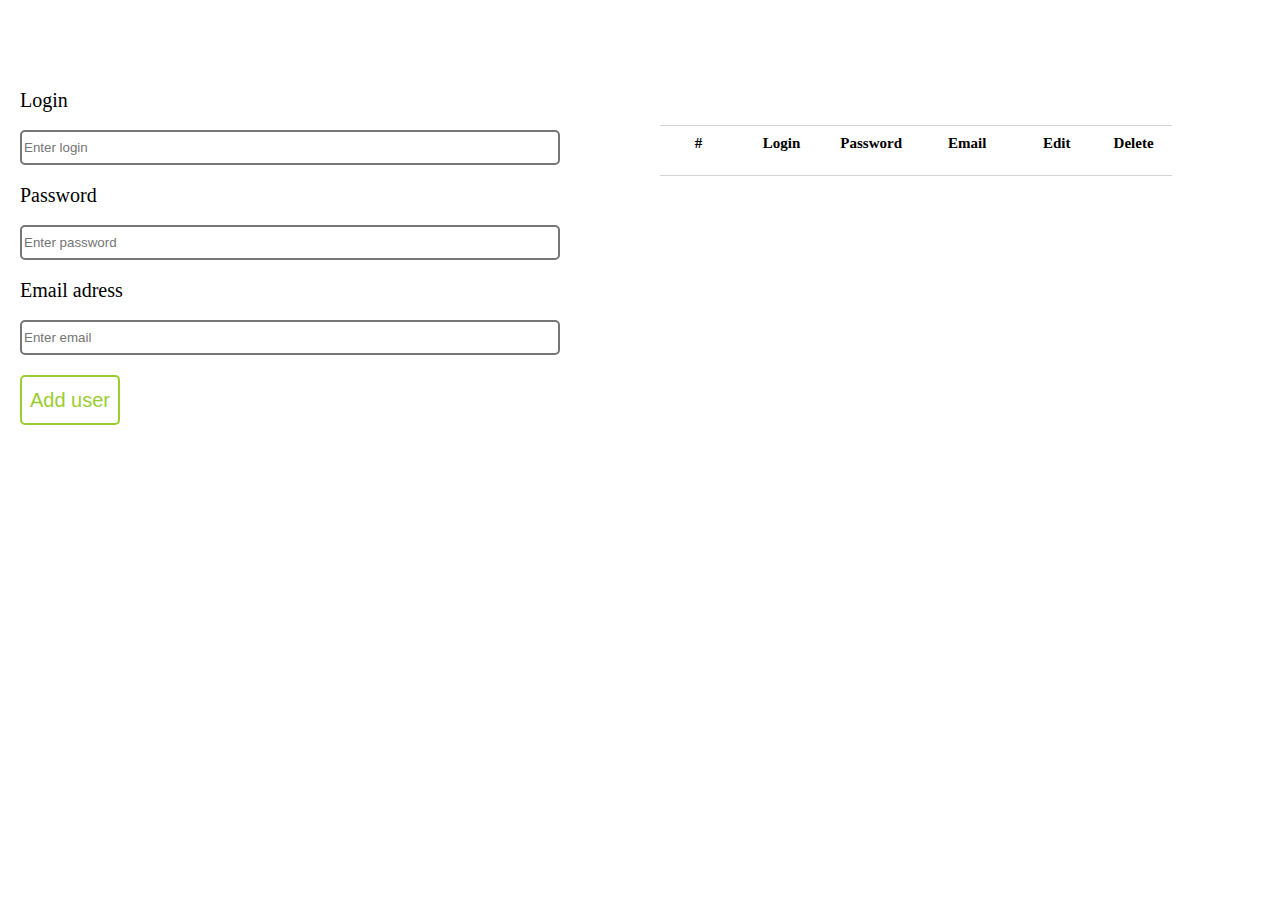
<file: JS Core lesson14/index.html>
<!DOCTYPE html>
<html lang="en">

<head>
    <meta charset="UTF-8">
    <meta http-equiv="X-UA-Compatible" content="IE=edge">
    <meta name="viewport" content="width=device-width, initial-scale=1.0">
    <title>Document</title>
    <link rel="stylesheet" href="style/main.css">
</head>

<body>
    <div class="wrapper">
        <div class="box">
            <form action="" name="formLogin" class="boxLogin">
                <label for="login" class="boxLogin__text">Login</label>
                <input type="text" name="" id="login" class="boxLogin__input" placeholder="Enter login">
                <div class="boxError">
                    <p class="boxError__text"></p>
                </div>
                <label for="password" class="boxLogin__text">Password</label>
                <input type="password" name="" id="password" class="boxLogin__input" placeholder="Enter password">
                <div class="boxError">
                    <p class="boxError__text"></p>
                </div>
                <label for="email" class="boxLogin__text">Email adress</label>
                <input type="text" name="" id="email" class="boxLogin__input" placeholder="Enter email">
                <div class="boxError">
                    <p class="boxError__text"></p>
                </div>
                <button type="button" class="boxLogin__button" disabled>Add user</button>
                <button type="button" class="boxLogin__edit active">Edit user</button>
            </form>
        </div>
        <div class="box">
            <table class="box__Table">
                <thead>
                    <tr>
                        <td class="box__dNumber">#</td>
                        <td class="box__dLogin">Login</td>
                        <td class="box__dPassword">Password</td>
                        <td class="box__dEmail">Email</td>
                        <td class="box__dEdit">Edit</td>
                        <td class="box__dDelete">Delete</td>
                    </tr>
                </thead>
                <tbody></tbody>
            </table>
        </div>
    </div>
    <script src="script.js"></script>
</body>

</html>
</file>
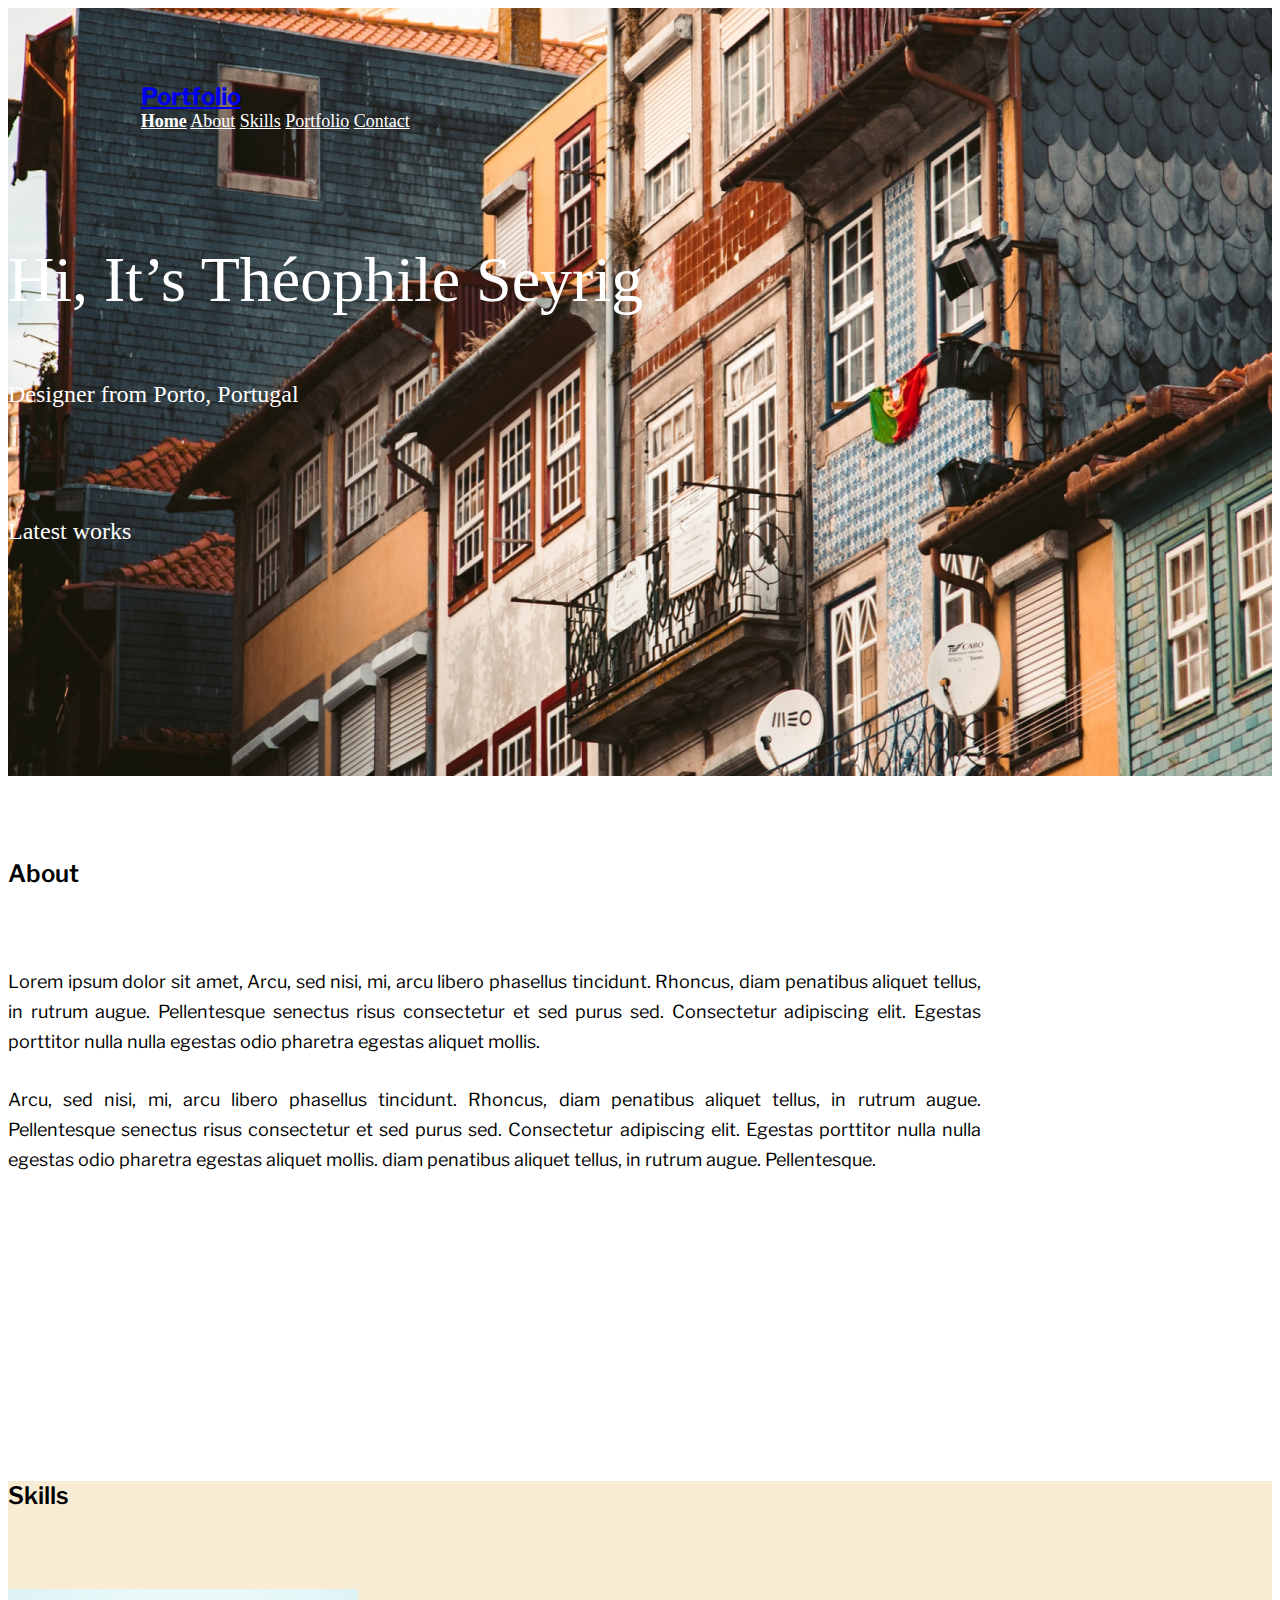
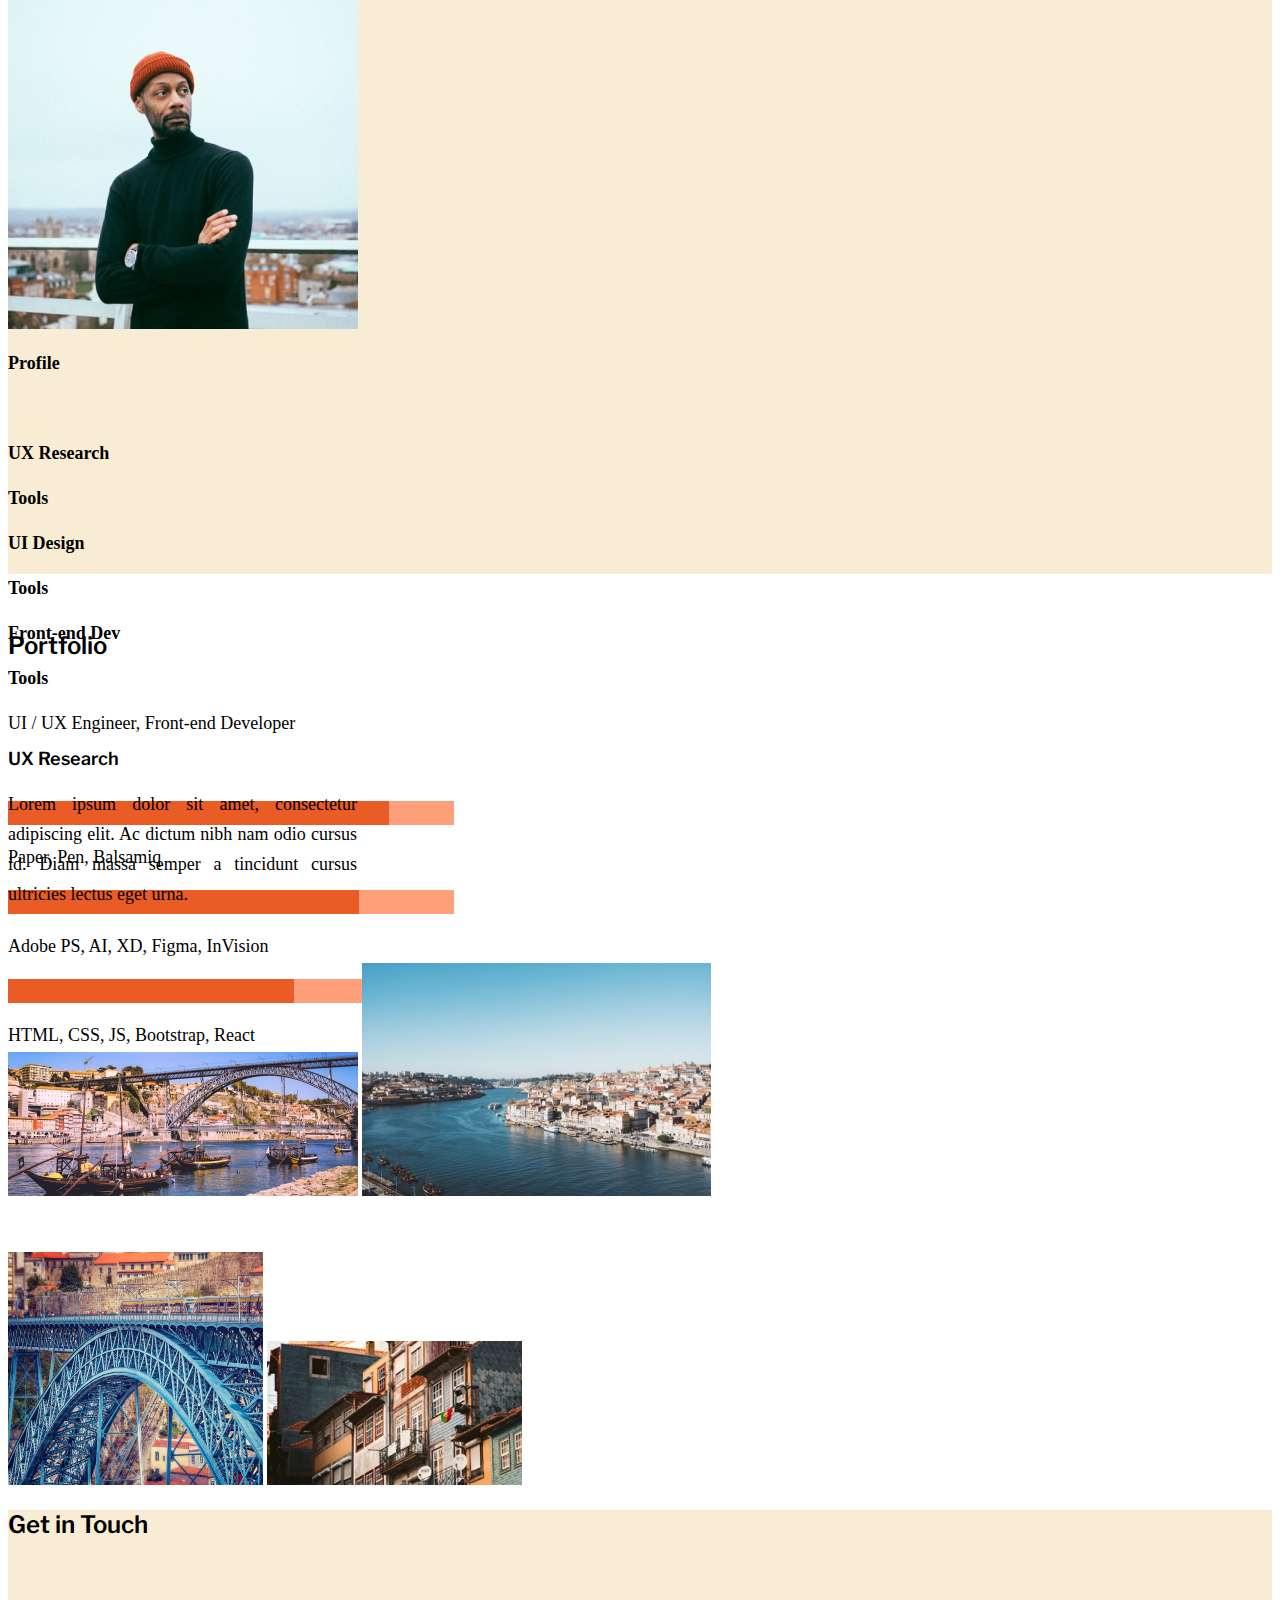
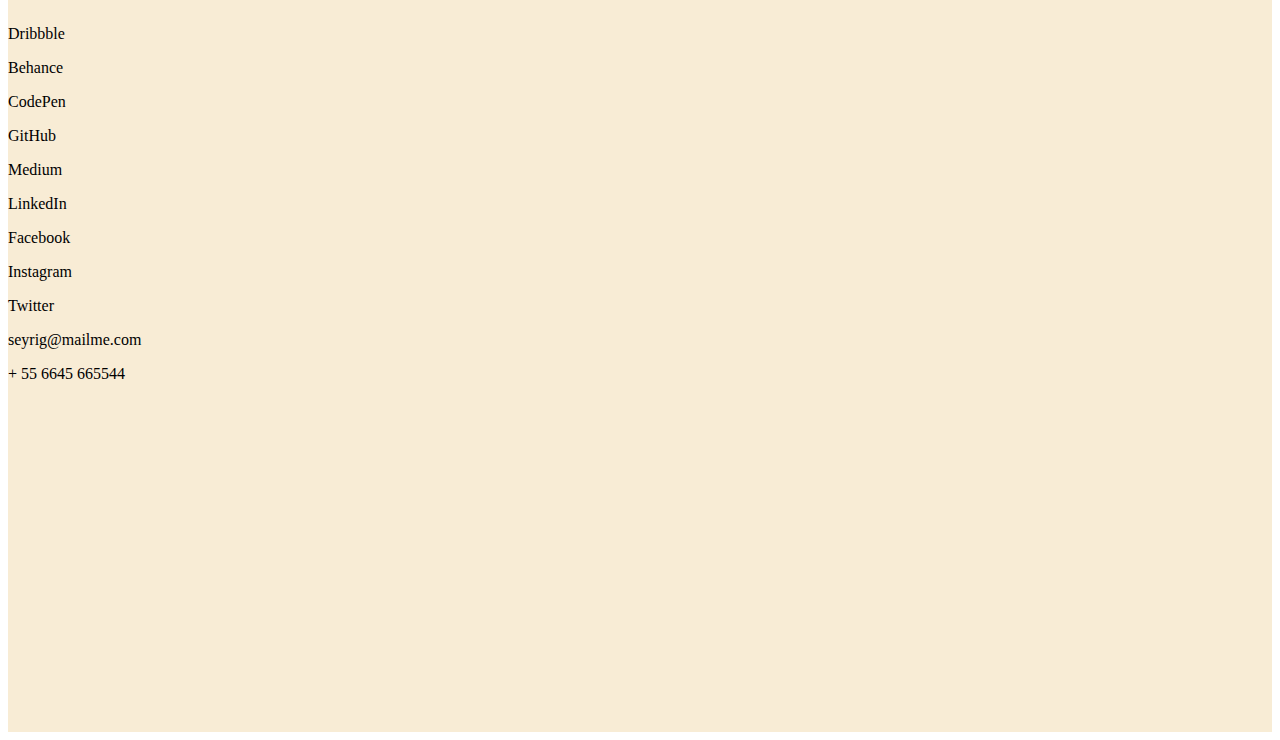
<file: HTML and CSS Lesson 11/homework/index.html>
<!DOCTYPE html>
<html lang="en">

<head>
    <meta charset="UTF-8">
    <meta http-equiv="X-UA-Compatible" content="IE=edge">
    <meta name="viewport" content="width=device-width, initial-scale=1.0">
    <title>Portfolio</title>
    <link href="https://cdn.jsdelivr.net/npm/bootstrap@5.0.1/dist/css/bootstrap.min.css" rel="stylesheet"
        integrity="sha384-+0n0xVW2eSR5OomGNYDnhzAbDsOXxcvSN1TPprVMTNDbiYZCxYbOOl7+AMvyTG2x" crossorigin="anonymous">
    <link rel="stylesheet" href="styles/main.css">
</head>

<body>

    <head>
        <div class="conteiner imageC d-flex flex-column m-auto">
            <nav class="navbar navbar-expand-lg navbar-expand-md navbar-expand-sm  navbarWeight">
                <div class="container-fluid  justify-content-between d-flex">
                    <a class="navbar-brand text-light logo" href="#">Portfolio</a>
                    <div class="navbar-nav justify-content-between navbarNavWidth">
                        <a class="nav-link active navColorText textFontWeight" aria-current="page" href="#">Home</a>
                        <a class="nav-link navColorText" href="#">About</a>
                        <a class="nav-link navColorText" href="#">Skills</a>
                        <a class="nav-link navColorText" href="#">Portfolio</a>
                        <a class="nav-link navColorText" href="#">Contact</a>
                    </div>
                </div>
            </nav>
            <nav class="burger">
                <div class="burgerMenu">
                    <a class="nav-link active navColorText textFontWeight" aria-current="page" href="#">Home</a>
                    <a class="nav-link navColorText" href="#">About</a>
                    <a class="nav-link navColorText" href="#">Skills</a>
                    <a class="nav-link navColorText" href="#">Portfolio</a>
                    <a class="nav-link navColorText" href="#">Contact</a>
                </div>
                <div class="burgerLogo">
                    <img src="image/mobile menu.png" alt="" class="burger__image">
                    <h2 class="mobileLogo">Portfolio</h2>
                </div>
            </nav>
            <div class="conteiner navColorText">
                <div class="row m-auto">
                    <div class=" col-xxl-1 col-xl-1 col-lg-1 col-md-1 col-sm-1 editHeroCol"></div>
                    <div class=" col-xxl-8 col-xl-8 col-lg-10 col-md-10 col-sm-10 d-flex mobilePosition flex-column">
                        <p class="headHi">Hi, It’s Théophile Seyrig</p>
                        <p class="textHead1">Designer from Porto, Portugal</p>
                        <p class="textWork text-decoration-underline textHead1">Latest works</p>
                    </div>
                </div>
            </div>
        </div>
    </head>
    <main>
        <section class="conteiner about">
            <div class="row m-auto">
                <div class=" col-xxl-1 col-xl-1 col-lg-1 col-md-1 col-sm-1 editHeroCol"></div>
                <div class=" col-xxl-8 col-xl-8 col-lg-10 col-md-10 col-sm-11 d-flex flex-column mobileAIC">
                    <!--align-items-center-->
                    <h2 class="mbEdit1">About</h2>
                    <p class="pWidth">
                        Lorem ipsum dolor sit amet, Arcu, sed nisi, mi, arcu libero phasellus tincidunt. Rhoncus, diam
                        penatibus aliquet tellus, in rutrum augue. Pellentesque senectus risus consectetur et sed purus
                        sed.
                        Consectetur adipiscing elit. Egestas porttitor nulla nulla egestas odio pharetra egestas aliquet
                        mollis.
                    </p>
                    <p class="pWidth">
                        Arcu, sed nisi, mi, arcu libero phasellus tincidunt. Rhoncus, diam penatibus aliquet tellus, in
                        rutrum augue. Pellentesque senectus risus consectetur et sed purus sed. Consectetur adipiscing
                        elit.
                        Egestas porttitor nulla nulla egestas odio pharetra egestas aliquet mollis. diam penatibus
                        aliquet
                        tellus, in rutrum augue. Pellentesque.
                    </p>
                </div>
            </div>
        </section>
        <section class="conteiner skills">
            <div class="row m-auto">
                <div class=" col-xxl-1 col-xl-1 col-lg-1 col-md-1 col-sm-1 editHeroCol"></div>
                <div class=" col-xxl-8 col-xl-8 col-lg-10 col-md-10 col-sm-11 d-flex flex-column mobileAIC">
                    <!--align-items-center-->
                    <h2 class="mbEdit1 skillsEdit">Skills</h2>
                </div>
            </div>
            <div class="row m-auto">
                <div class=" col-xxl-1 col-xl-1 col-lg-1 col-md-1 col-sm-1 editHeroCol"></div>
                <div class=" col-xxl-3 col-xl-3 col-lg-2 col-md-2 col-sm-11 d-flex flex-column mobileAIC">
                    <!--align-items-center-->
                    <img src="image/Profile Picture.png" alt="" class="profileImage">
                </div>
                <div class=" col-xxl-1 col-xl-1 col-lg-1 col-md-1 col-sm-0"></div>
                <div class=" col-xxl-2 col-xl-2 col-lg-2 col-md-2 col-sm-2 skillEditText d-flex flex-column">
                    <p class="skillEditProfile">Profile</p>
                    <p class="skillEditProfile1">UX Research</p>
                    <p class="skillEditProfile1">Tools</p>
                    <p class="skillEditProfile1">UI Design</p>
                    <p class="skillEditProfile1">Tools</p>
                    <p class="skillEditProfile1">Front-end Dev</p>
                    <p class="skillEditProfile1">Tools</p>
                </div>
                <div class=" col-xxl-4 col-xl-4 col-lg-5 col-md-5 col-sm-8 skillEditText1 d-flex flex-column">
                    <p class="skillEditProfile">UI / UX Engineer, Front-end Developer</p>
                    <div class="skillEditProfile1 progressBar">
                        <div class="skills0"></div>
                    </div>
                    <p class="skillEditProfile1">Paper, Pen, Balsamiq</p>
                    <div class="skillEditProfile1 progressBar">
                        <div class="skills1"></div>
                    </div>
                    <p class="skillEditProfile1">Adobe PS, AI, XD, Figma, InVision</p>
                    <div class="skillEditProfile1 progressBar">
                        <div class="skills2"></div>
                    </div>
                    <p class="skillEditProfile1">HTML, CSS, JS, Bootstrap, React</p>
                </div>
            </div>
        </section>
        <section class="conteiner portfolio">
            <div class="row m-auto">
                <div class=" col-xxl-1 col-xl-1 col-lg-1 col-md-1 col-sm-0 editHeroCol"></div>
                <div class=" col-xxl-8 col-xl-8 col-lg-10 col-md-10 col-sm-12 d-flex flex-column mobileAIC">
                    <h2 class="mbEdit1 portfolioEdit">Portfolio</h2>
                    <h2 class="portfolioH2">UX Research</h2>
                </div>
            </div>
            <div class="row m-auto">
                <div class=" col-xxl-1 col-xl-1 col-lg-1 col-md-1 col-sm-0 editHeroCol"></div>
                <div class=" col-xxl-3 col-xl-3 col-lg-2 col-md-10 col-sm-12 d-flex flex-column mobileAIC">
                    <p class="pWidth1">Lorem ipsum dolor sit amet, consectetur adipiscing elit. Ac dictum nibh nam odio
                        cursus id. Diam massa semper a tincidunt cursus ultricies lectus eget urna.</p>
                </div>

                <div class=" col-xxl-1 col-xl-1 col-lg-1 col-md-1 col-sm-1 editHeroCol"></div>
                <div class=" col-xxl-6 col-xl-6 col-lg-8 col-md-10 col-sm-10 d-flex mobileJCSB">
                    <div class="d-flex flex-column portfolioML">
                        <img src="image/2.png" alt="" class="portfolioImage mobileImageL">
                        <img src="image/1.png" alt="" class="portfolioImage mobileImageL">
                    </div>
                    <div class="d-flex flex-column"> 
                        <img src="image/3.png" alt="" class="portfolioImage mobileImageR">
                        <img src="image/4.png" alt="" class="portfolioImage mobileImageR">
                    </div>
                </div>
            </div>
        </section>
    </main>
    <footer class="conteiner footerPortfolio">
        <div class="row m-auto">
            <div class=" col-xxl-1 col-xl-1 col-lg-1 col-md-1 col-sm-0 editHeroCol"></div>
            <div class=" col-xxl-8 col-xl-8 col-lg-10 col-md-10 col-sm-12 d-flex flex-column mobileAIC">
                <h2 class="mbEdit1 portfolioEdit">Get in Touch</h2>
            </div>
        </div>
        <div class="row m-auto">
            <div class=" col-xxl-1 col-xl-1 col-lg-1 col-md-1 col-sm-0 editHeroCol"></div>
            <div class=" col-xxl-1 col-xl-1 col-lg-1 col-md-1 col-sm-1 mobileFW">
                <p>Dribbble</p>
                <p>Behance</p>
                <p>CodePen</p>
                <p>GitHub</p>
                <p>Medium</p>
            </div>
            <div class=" col-xxl-2 col-xl-2 col-lg-2 col-md-2 col-sm-1 mobileFW"></div>
            <div class=" col-xxl-1 col-xl-1 col-lg-1 col-md-1 col-sm-1 mobileFW">
                <p>LinkedIn</p>
                <p>Facebook</p>
                <p>Instagram</p>
                <p>Twitter</p>
            </div>
            <div class=" col-xxl-2 col-xl-2 col-lg-2 col-md-2 col-sm-0"></div>
            <div class=" col-xxl-2 col-xl-2 col-lg-2 col-md-2 col-sm-1 mobileFW1">
                <p>seyrig@mailme.com</p>
                <p>+ 55 6645 665544</p>
            </div>
        </div>

    </footer>

    <script src="https://cdn.jsdelivr.net/npm/@popperjs/core@2.9.2/dist/umd/popper.min.js"
        integrity="sha384-IQsoLXl5PILFhosVNubq5LC7Qb9DXgDA9i+tQ8Zj3iwWAwPtgFTxbJ8NT4GN1R8p"
        crossorigin="anonymous"></script>
    <script src="https://cdn.jsdelivr.net/npm/bootstrap@5.0.1/dist/js/bootstrap.min.js"
        integrity="sha384-Atwg2Pkwv9vp0ygtn1JAojH0nYbwNJLPhwyoVbhoPwBhjQPR5VtM2+xf0Uwh9KtT"
        crossorigin="anonymous"></script>
</body>

</html>
</file>
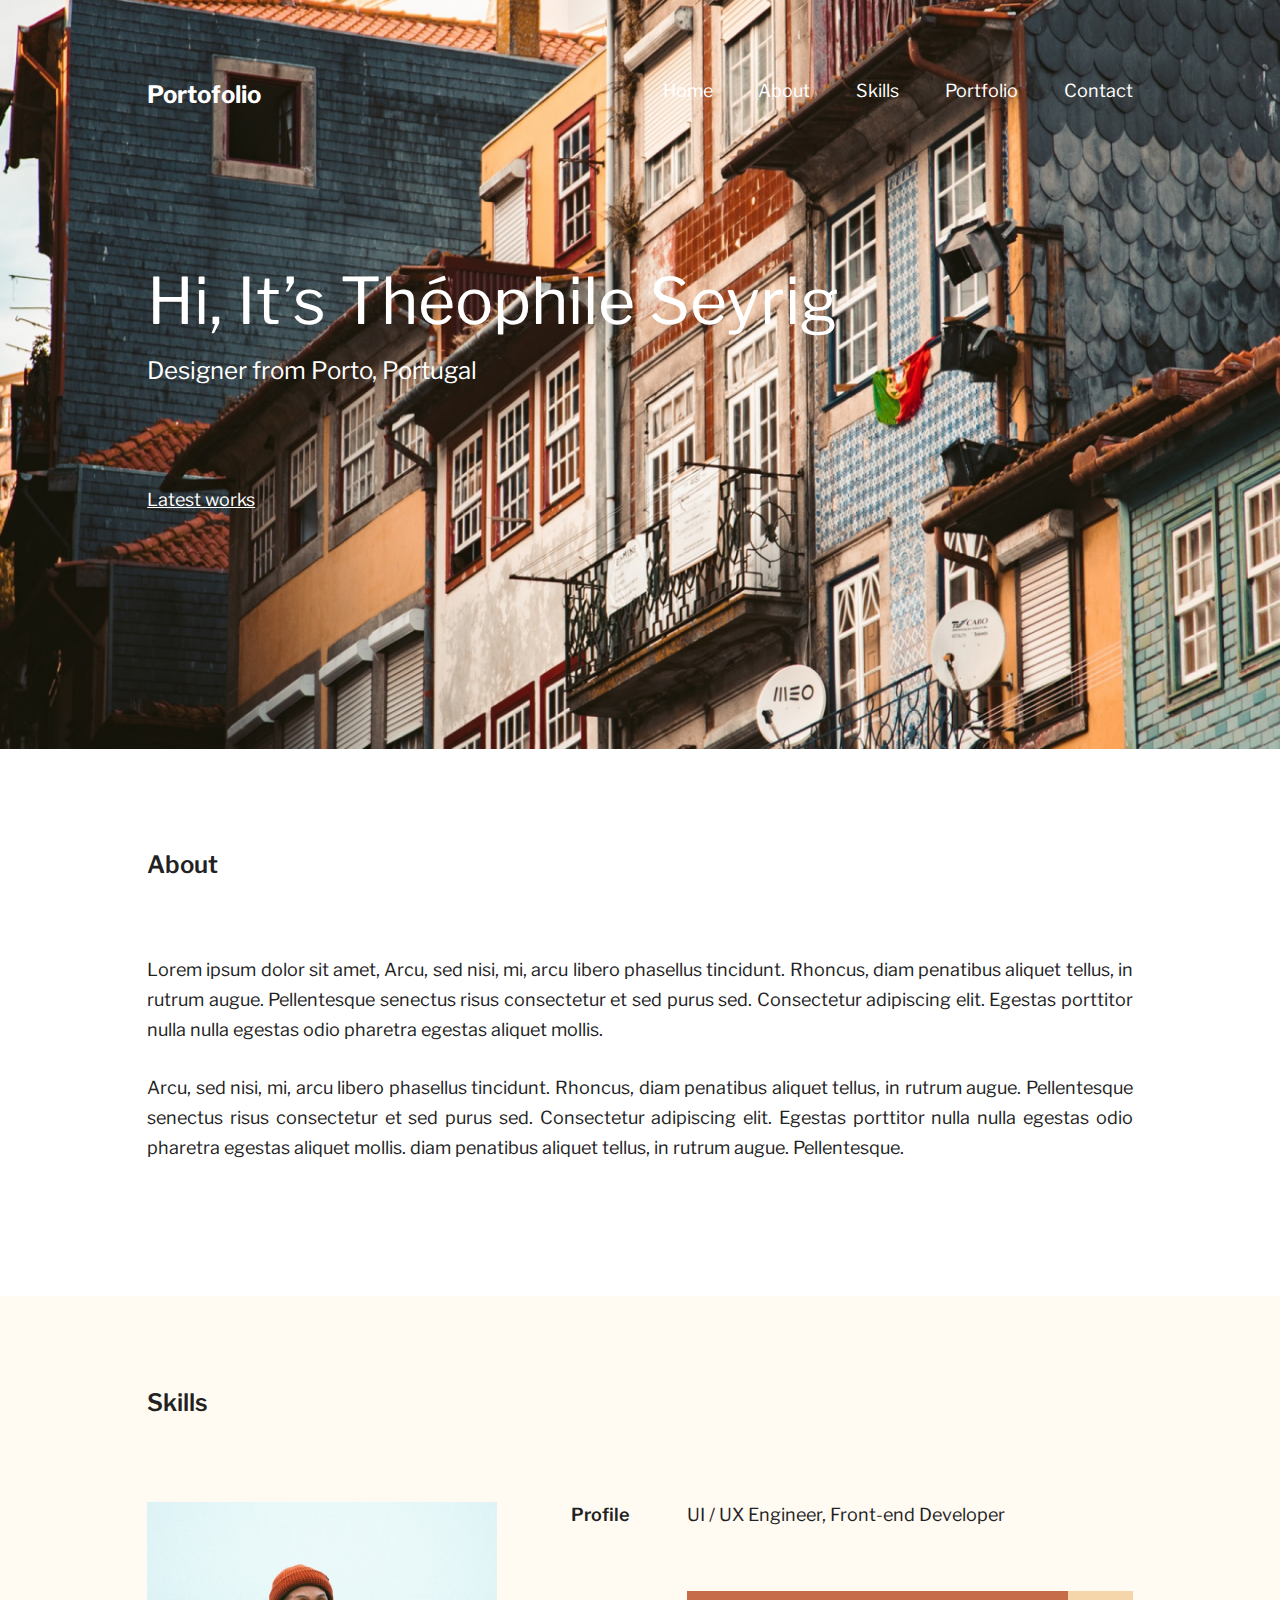
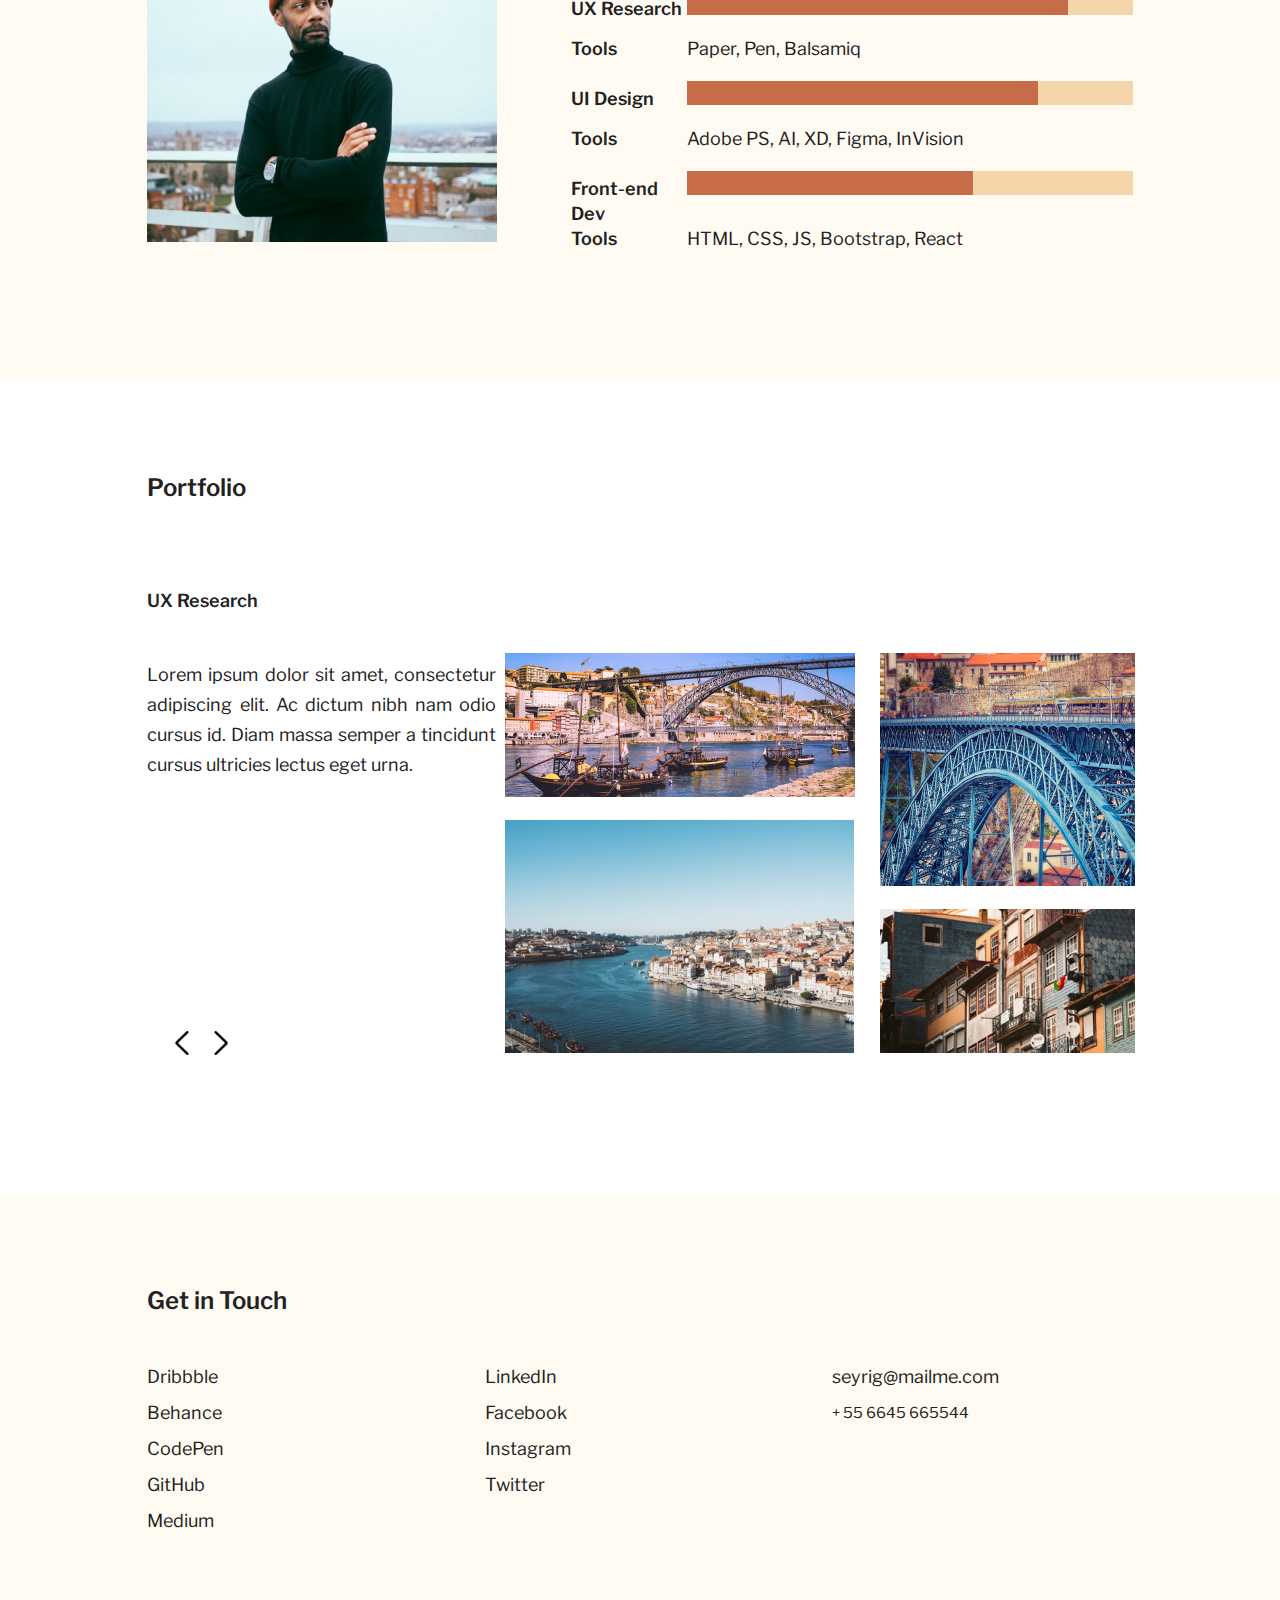
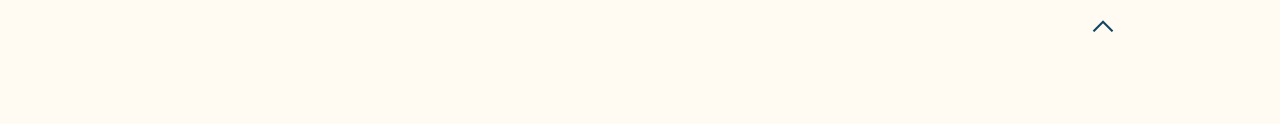
<file: HTML and CSS Lesson 12/Homework/index.html>
<!DOCTYPE html>
<html lang="en">

<head>
    <meta charset="UTF-8">
    <meta http-equiv="X-UA-Compatible" content="IE=edge">
    <meta name="viewport" content="width=device-width, initial-scale=1.0">
    <title>Portfolio</title>
    <link rel="stylesheet" href="styles/main.css">
</head>

<body>

    <head>
        <div class="mainBox">
            <nav class="menu">
                <h2 class="menu__Logo">Portofolio</h2>
                <div class="menuNav">
                    <a class="menuNav__link" href="#">Home</a>
                    <a class="menuNav__link" href="#">About</a>
                    <a class="menuNav__link" href="#">Skills</a>
                    <a class="menuNav__link" href="#">Portfolio</a>
                    <a class="menuNav__link" href="#">Contact</a>
                </div>
            </nav>
            <nav class="burger">
                <div class="burgerMenu">
                    <a class="burgerMenu__link" href="#">Home</a>
                    <a class="burgerMenu__link" href="#">About</a>
                    <a class="burgerMenu__link" href="#">Skills</a>
                    <a class="burgerMenu__link" href="#">Portfolio</a>
                    <a class="burgerMenu__link" href="#">Contact</a>
                </div>
                <div class="burgerLogo">
                    <img src="image/mobile menu.png" alt="" class="burger__image">
                    <h2 class="mobileLogo">Portofolio</h2>
                </div>
            </nav>
            <div class="headInfo">
                <p class="headInfo__text1">Hi, It’s Théophile Seyrig</p>
                <p class="headInfo__text2">Designer from Porto, Portugal</p>
                <p class="headInfo__text3">Latest works</p>
            </div>
        </div>
    </head>
   <main>
        <section class="about">
            <h2 class="about__Header">About</h2>
            <p class="about__text">
                Lorem ipsum dolor sit amet, Arcu, sed nisi, mi, arcu libero phasellus tincidunt. Rhoncus, diam
                penatibus aliquet tellus, in rutrum augue. Pellentesque senectus risus consectetur et sed purus
                sed.
                Consectetur adipiscing elit. Egestas porttitor nulla nulla egestas odio pharetra egestas aliquet
                mollis.
            </p>
            <p class="about__text">
                Arcu, sed nisi, mi, arcu libero phasellus tincidunt. Rhoncus, diam penatibus aliquet tellus, in
                rutrum augue. Pellentesque senectus risus consectetur et sed purus sed. Consectetur adipiscing
                elit.
                Egestas porttitor nulla nulla egestas odio pharetra egestas aliquet mollis. diam penatibus
                aliquet
                tellus, in rutrum augue. Pellentesque.
            </p>
        </section>
        <section class="skills">
            <h2 class="skills__Header">Skills</h2>
            <div class="skillsProfile">
                <img src="image/Profile Picture.png" alt="" class="skillsProfile__Image">
                <table class="skillsProfile__Table">
                    <tr class="skillsProfile__MobileTR">
                        <td class="skillsProfile__FirstCol">Profile</td>
                        <td class="skillsProfile__SecondCol">UI / UX Engineer, Front-end Developer</td>
                    </tr>
                    <tr class="skillsProfile__RowEmty"></tr>
                    <tr class="skillsProfile__Row">
                        <td class="skillsProfile__FirstCol">UX Research</td>
                        <td>
                            <div class="skillsProfileProgressbar">
                                <div class="skillsProfileProgressbarSkill0"></div>
                            </div>
                        </td>
                    </tr>
                    <tr class="skillsProfile__Row">
                        <td class="skillsProfile__FirstCol">Tools</td>
                        <td class="skillsProfile__SecondCol">Paper, Pen, Balsamiq</td>
                    </tr>
                    <tr class="skillsProfile__Row">
                        <td class="skillsProfile__FirstCol">UI Design</td>
                        <td>
                            <div class="skillsProfileProgressbar">
                                <div class="skillsProfileProgressbarSkill1"></div>
                            </div>
                        </td>
                    </tr>
                    <tr class="skillsProfile__Row">
                        <td class="skillsProfile__FirstCol">Tools</td>
                        <td class="skillsProfile__SecondCol">Adobe PS, AI, XD, Figma, InVision</td>
                    </tr>
                    <tr class="skillsProfile__Row">
                        <td class="skillsProfile__FirstCol">Front-end Dev</td>
                        <td>
                            <div class="skillsProfileProgressbar">
                                <div class="skillsProfileProgressbarSkill2"></div>
                            </div>
                        </td>
                    </tr>
                    <tr class="skillsProfile__Row">
                        <td class="skillsProfile__FirstCol">Tools</td>
                        <td class="skillsProfile__SecondCol">HTML, CSS, JS, Bootstrap, React</td>
                    </tr>
                </table>
            </div>
        </section>
       <section class="portfolio">
            <h2 class="portfolio__Header">Portfolio</h2>
            <div class="portfolioSlider">
                <h2 class="portfolioSlider__Header">UX Research</h2>
                <div class="portfolioSliderBox">
                    <div class="portfolioSliderBoxText">
                        <p class="portfolioSliderBoxText__Text">Lorem ipsum dolor sit amet, consectetur adipiscing elit.
                            Ac dictum nibh
                            nam odio cursus id. Diam massa semper a tincidunt cursus ultricies lectus eget urna.</p>
                    </div>
                    <div class="portfolioSliderBoxImage">
                        <div class="portfolioSliderBoxImageLeft">
                            <img src="image/2.png" alt="" class="portfolioSliderBoxImageLeft__Image1">
                            <img src="image/1.png" alt="" class="portfolioSliderBoxImageLeft__Image2">
                        </div>
                        <div class="portfolioSliderBoxImageRight">
                            <img src="image/3.png" alt="" class="portfolioSliderBoxImageRight__Image1">
                            <img src="image/4.png" alt="" class="portfolioSliderBoxImageRight__Image2">
                        </div>
                    </div>
                </div>
            </div>
            <div class="portfolioBox">
                <button class="portfolioBox__Button">
                    <img src="./image/arrowLeft.png" alt="" class="portfolioBox__ButtonImage">
                </button>
                <button class="portfolioBox__Button">
                    <img src="./image/arrowRight.png" alt="" class="portfolioBox__ButtonImage">
                </button>
            </div>
        </section>
    </main>
     <footer class="contact">
        <h2 class="contact__Header">Get in Touch</h2>
        <div class="contactBox">
            <div>
                <p class="contactBox__text">Dribbble</p>
                <p class="contactBox__text">Behance</p>
                <p class="contactBox__text">CodePen</p>
                <p class="contactBox__text">GitHub</p>
                <p class="contactBox__text">Medium</p>
            </div>
            <div class="contactBoxEdit">
                <p class="contactBox__text">LinkedIn</p>
                <p class="contactBox__text">Facebook</p>
                <p class="contactBox__text">Instagram</p>
                <p class="contactBox__text">Twitter</p>
            </div>
            <div class="contactBoxEdit mobileContact">
                <p class="contactBox__text">seyrig@mailme.com</p>
                <p class="contactBox__text telephone">+ 55 6645 665544</p>
            </div>
            <div class="contactBoxEdit1">
                <button class="contactBoxEdit1__Button">
                    <img src="./image/arrowUp.png" alt="">
                </button>
            </div>
        </div>

    </footer>
</body>

</html>
</file>
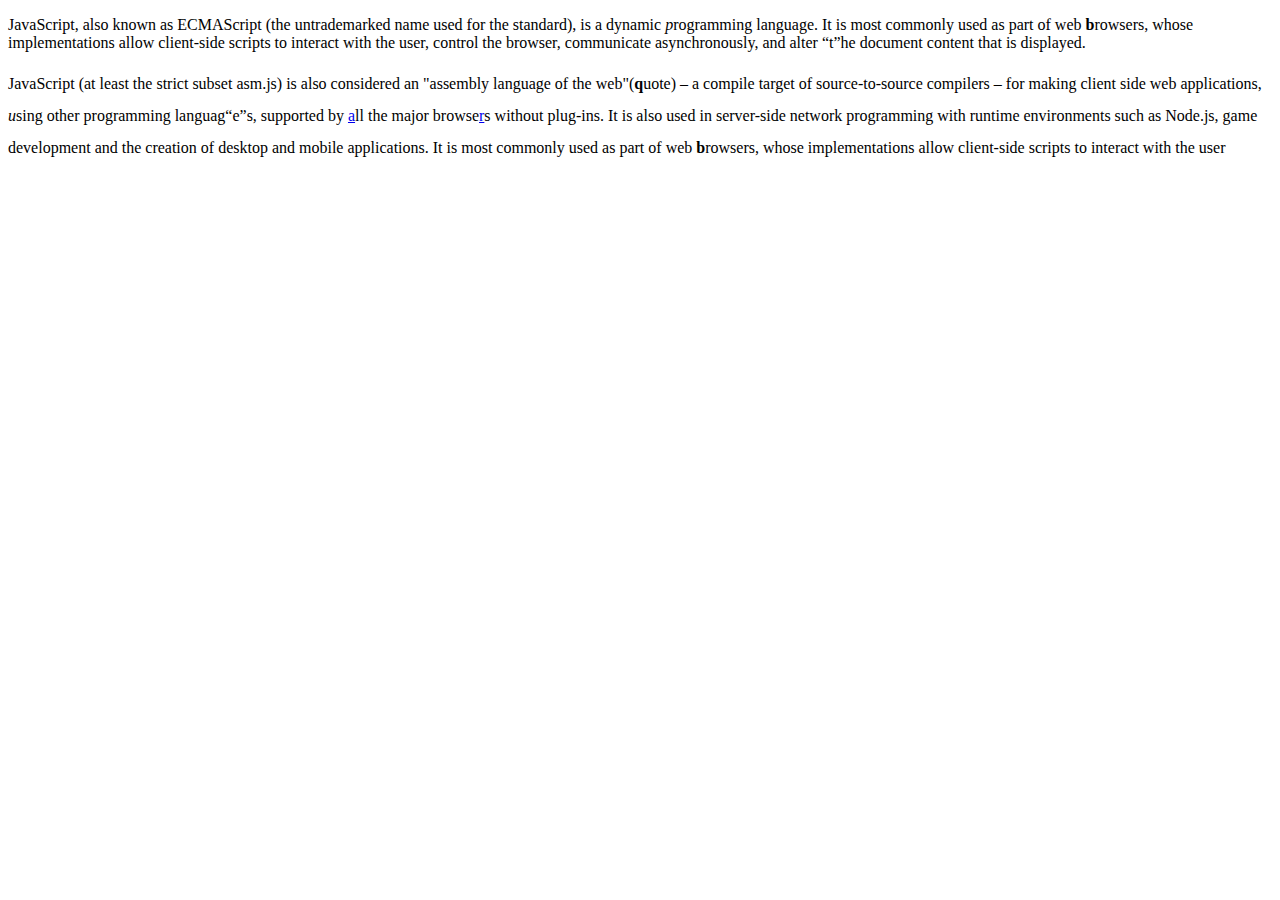
<file: JS Core lesson15/Homework/Task2/Index.html>
<!DOCTYPE html>
<html lang="en">

<head>
    <meta charset="UTF-8">
    <meta http-equiv="X-UA-Compatible" content="IE=edge">
    <meta name="viewport" content="width=device-width, initial-scale=1.0">
    <title>Document</title>
</head>

<body>
    <div id="first">
        <p>JavaScript, also known as ECMAScript (the untrademarked name used for the standard), is a dynamic
            <i>p</i>rogramming language. It is most <span>c</span>ommonly used as part of web <b>b</b>rowsers, whose
            implementations allow client-side scripts to interact with the user, control the browser, communicate
            asynchronously, and alter <q>t</q>he document <span class="extra">c</span>ontent that is displayed.</p>
    </div>
    <div id="second">
        <p></p>
        <p style="line-height: 2;"><span id="s1">J</span>avaScript (at least the strict subset asm.js) is also
            considered an "assembly language of the web"(<b class="s2">q</b>uote) – a compile target of source-to-source
            compilers – for making client side web applications, <i>u</i>sing other programming languag<q
                title="hello">e</q>s, supported by <a href="#" target="_self">a</a>ll the major browse<a href="#"
                target="_blank">r</a>s without plug-ins. It is also used in server-side network programming with runtime
            environments such as Node.js, game development and the creation of desktop and mobile applications. It is
            most commonl<span class="extra">y</span> used as part of web <b>b</b>rowsers, whose implementations allow
            client-side scripts to interact with the user</p>
    </div>
    <script src="./script/jquery.min.js"></script>
    <script src="./script/script.js"></script>
</body>

</html>
</file>
<file: JS Core lesson14/style/main.css>
*, *::before, *::after {
  -webkit-box-sizing: border-box;
          box-sizing: border-box;
}

html, body, div, span, applet, object, iframe,
h1, h2, h3, h4, h5, h6, p, blockquote, pre,
a, abbr, acronym, address, big, cite, code,
del, dfn, em, img, ins, kbd, q, s, samp,
small, strike, strong, sub, sup, tt, var,
b, u, i, center,
dl, dt, dd, ol, ul, li,
fieldset, form, label, legend,
table, caption, tbody, tfoot, thead, tr, th, td,
article, aside, canvas, details, embed,
figure, figcaption, footer, header, hgroup,
menu, nav, output, ruby, section, summary,
time, mark, audio, video {
  margin: 0;
  padding: 0;
  border: 0;
  font-size: 100%;
  font: inherit;
  vertical-align: baseline;
}

article, aside, details, figcaption, figure,
footer, header, hgroup, menu, nav, section {
  display: block;
}

body {
  line-height: 1;
}

ol, ul {
  list-style: none;
}

blockquote, q {
  quotes: none;
}

blockquote:before, blockquote:after,
q:before, q:after {
  content: '';
  content: none;
}

table {
  border-collapse: collapse;
  border-spacing: 0;
}

.wrapper {
  width: 100vw;
  height: 60vh;
  display: -webkit-box;
  display: -ms-flexbox;
  display: flex;
  padding-top: 10vh;
}

table {
  margin-top: 35px;
}

table, th, tr, td {
  height: 50px;
  text-align: center;
  border-collapse: collapse;
  border-bottom: 1px lightgray solid;
  border-top: 1px lightgray solid;
}

td {
  padding-top: 10px;
}

thead {
  font-size: 15px;
  font-weight: bold;
}

.box {
  width: 50%;
  height: 100%;
  margin: 0 20px;
}

.boxLogin {
  display: -webkit-box;
  display: -ms-flexbox;
  display: flex;
  -webkit-box-orient: vertical;
  -webkit-box-direction: normal;
      -ms-flex-direction: column;
          flex-direction: column;
  -webkit-box-pack: justify;
      -ms-flex-pack: justify;
          justify-content: space-between;
  font-size: 20px;
  font-weight: 400;
}

.boxLogin__text {
  margin-bottom: 20px;
}

.boxLogin__input {
  height: 35px;
  width: 90%;
  border-radius: 5px;
  border-style: solid;
}

.boxLogin__input:focus {
  outline: none;
  border: 2px aqua solid;
  -webkit-box-shadow: 0px 0px 0px 3px #9beeee;
          box-shadow: 0px 0px 0px 3px #9beeee;
}

.boxLogin__button, .boxLogin__edit {
  width: 100px;
  height: 50px;
  background-color: white;
  border: yellowgreen 2px solid;
  color: yellowgreen;
  border-radius: 5px;
  font-size: 20px;
  font-weight: 400;
}

.boxLogin__button:focus, .boxLogin__edit:focus {
  -webkit-box-shadow: 0px 0px 0px 3px #7cf563;
          box-shadow: 0px 0px 0px 3px #7cf563;
}

.boxLogin__edit {
  visibility: hidden;
  height: 0px;
  margin-top: -6px;
}

.boxLogin__edit:focus {
  -webkit-box-shadow: 0px 0px 0px 3px #7cf563;
          box-shadow: 0px 0px 0px 3px #7cf563;
}

.boxError {
  height: 20px;
  width: 20vw;
  background-color: red;
  color: white;
  border-radius: 8px;
  opacity: 0;
}

.boxError__text {
  font-size: 15px;
  margin: 3px 5px;
}

.box__dNumber {
  width: 6vw;
}

.box__dLogin {
  width: 7vw;
}

.box__dPassword {
  width: 7vw;
}

.box__dEmail {
  width: 8vw;
}

.box__dEdit {
  width: 6vw;
}

.box__dDelete {
  width: 6vw;
}

.active:hover {
  background-color: green;
  color: white;
  border-color: green;
}

.editButton, .deleteButton {
  width: 50px;
  height: 30px;
  background-color: yellow;
  border-radius: 5px;
  border: none;
  color: white;
  font-weight: bold;
}

.editButton:hover, .deleteButton:hover {
  -webkit-box-shadow: 0px 0px 0px 3px #dada70;
          box-shadow: 0px 0px 0px 3px #dada70;
}

.deleteButton {
  background-color: red;
}

.deleteButton:hover {
  -webkit-box-shadow: 0px 0px 0px 3px #a94343;
          box-shadow: 0px 0px 0px 3px #a94343;
}
/*# sourceMappingURL=main.css.map */
</file>
<file: HTML and CSS Lesson 11/homework/styles/main.css>
@import url(font.css);
.imageC {
  background-image: url(../image/bg.png);
  height: 53vw;
  background-size: 100% 100%;
  padding-top: 90px;
}

.navbarNavWidth {
  width: 38vw;
  font-size: 18px;
  font-weight: 400;
}

.logo {
  font-family: 'LibreFranklin';
  font-weight: 700;
  font-size: 24px;
}

.about {
  height: 554px;
  font-family: 'LibreFranklin';
}

.skills {
  height: 693px;
  background-color: #f8ecd5;
}

.portfolio {
  height: 822px;
}

.navbarWeight {
  width: 78vw;
  margin: -16px auto 111px;
}

.navColorText {
  color: white;
}

.editHeroCol {
  margin-left: 17px;
}

.textFontWeight {
  font-weight: bold;
}

.headInfo {
  margin-top: 20vh;
  font-family: 'LibreFranklin';
  font-weight: 400;
}

.headHi {
  font-size: 64px;
  font-weight: 400;
}

.textHead1 {
  font-size: 24px;
  font-weight: 400;
}

.textWork {
  margin-top: 110px;
}

.pWidth, .pWidth1 {
  width: 76vw;
  text-align: justify;
  font-size: 18px;
  font-weight: 400;
  line-height: 30px;
  margin-bottom: 28px;
}

.footerPortfolio {
  height: 822px;
  background-color: #f8ecd5;
}

.mbEdit1, .skillsEdit, .portfolioEdit {
  margin-bottom: 79px;
  margin-top: 83px;
  font-size: 24px;
  font-weight: 600;
  font-family: 'LibreFranklin';
}

.skillsEdit {
  margin-top: 68px;
}

.profileImage {
  width: 350px;
  height: 340px;
}

.skillEditText {
  font-weight: 600;
  font-size: 18px;
  line-height: 25px;
}

.skillEditProfile {
  margin-bottom: 65px;
}

.skillEditProfile1 {
  margin-bottom: 20px;
}

.skillEditText1 {
  font-size: 18px;
  line-height: 25px;
}

.progressBar {
  width: 446px;
  height: 24px;
  background-color: lightsalmon;
}

.skills0, .skills1, .skills2 {
  height: 24px;
  background-color: #e95c25;
  width: 381px;
}

.skills1 {
  width: 351px;
}

.skills2 {
  width: 286px;
}

.portfolioEdit {
  margin-top: 57px;
  margin-bottom: 86px;
}

.portfolioH2 {
  font-weight: 600;
  font-size: 18px;
  line-height: 25px;
  font-family: 'LibreFranklin';
}

.pWidth1 {
  width: 349px;
}

.portfolioImage {
  margin: 26px 0px;
}

.portfolioEditImageCol {
  margin-left: 50px;
}

.portfolioML {
  margin-right: 58px;
}

.burger {
  position: absolute;
  top: 24px;
  left: 24px;
  visibility: hidden;
  width: 80%;
  margin-left: 7.1%;
}

.burgerMenu {
  width: 100px;
  height: 200px;
  display: none;
  background-color: #F5D6AB;
  border: black 1px solid;
  -webkit-box-shadow: 1px 1px 2px black;
          box-shadow: 1px 1px 2px black;
  position: absolute;
}

.burger:hover > .burgerMenu {
  display: block;
}

.burgerLogo {
  display: -webkit-box;
  display: -ms-flexbox;
  display: flex;
}

.burger__image {
  width: 24px;
  height: 24px;
}

.mobileLogo {
  visibility: hidden;
  font-family: 'LibreFranklin';
  font-weight: bold;
  font-size: 24px;
  line-height: 29px;
  color: white;
  margin: auto;
}

@media screen and (max-width: 1199px) {
  .skillEditText {
    margin-left: 115px;
  }
  .skillEditText1 {
    margin-left: -40px;
  }
  .progressBar {
    width: 396px;
  }
  .skills0, .skills1, .skills2 {
    width: 321px;
  }
  .skills1 {
    width: 301px;
  }
  .skills2 {
    width: 236px;
  }
  .editHeroCol {
    margin-left: 0px;
  }
  .portfolioML {
    margin-right: -42px;
    margin-left: 9px;
  }
  .pWidth1 {
    width: 250px;
  }
}

@media screen and (max-width: 992px) {
  .about {
    height: 100%;
  }
  .skills {
    height: 100%;
  }
  .portfolio {
    height: 100%;
  }
  .navbarWeight {
    width: 68vw;
    margin: -16px auto 50px;
  }
  .textWork {
    margin-top: 55px;
  }
  .profileImage {
    width: 300px;
    height: 320px;
  }
  .skillEditText {
    margin-left: 75px;
  }
  .skillEditText1 {
    margin-left: -35px;
  }
  .progressBar {
    width: 346px;
  }
  .skills0, .skills1, .skills2 {
    width: 281px;
  }
  .skills1 {
    width: 251px;
  }
  .skills2 {
    width: 186px;
  }
  .pWidth1 {
    width: 700px;
  }
  .portfolioML {
    padding-left: 90px;
    margin-right: 80px;
    margin-left: 0px;
  }
}

@media screen and (max-width: 930px) {
  .navbarWeight {
    visibility: hidden;
    height: 0px;
    margin: 0px;
  }
  .burger {
    visibility: visible;
  }
  .mobileLogo {
    visibility: visible;
  }
  .mobile {
    margin-left: 10%;
  }
  .headInfo {
    margin-top: 20vh;
    font-family: 'LibreFranklin';
    font-weight: 400;
  }
  .mobilePosition {
    -webkit-box-align: center;
        -ms-flex-align: center;
            align-items: center;
  }
  .headHi {
    font-size: 20px;
    line-height: 24px;
  }
  .textHead1 {
    font-size: 13px;
    line-height: 16px;
  }
  .textWork {
    margin-top: 50px;
  }
  .pWidth, .pWidth1 {
    width: 76vw;
    text-align: justify;
    font-size: 18px;
    font-weight: 400;
    line-height: 30px;
    margin-bottom: 28px;
  }
  .footerPortfolio {
    height: 822px;
    background-color: #f8ecd5;
  }
  .mbEdit1, .skillsEdit, .portfolioEdit {
    margin-bottom: 79px;
    margin-top: 83px;
    font-size: 24px;
    font-weight: 600;
    font-family: 'LibreFranklin';
  }
  .skillEditText {
    margin-left: 10%;
    margin-top: 30px;
    width: 109px;
    font-weight: 600;
    font-size: 12px;
    line-height: 25px;
  }
  .skillEditText1 {
    margin-left: -29px;
  }
  .skillEditProfile {
    margin-bottom: 31px;
    font-size: 12px;
    line-height: 25px;
  }
  .skillEditProfile1 {
    margin-bottom: 9px;
  }
  .skillEditText1 {
    width: 242px;
    margin-top: 30px;
    font-size: 12px;
    line-height: 25px;
  }
  .progressBar {
    width: 211px;
  }
  .skills0, .skills1, .skills2 {
    width: 135px;
  }
  .skills1 {
    width: 165px;
  }
  .skills2 {
    width: 179px;
  }
  .portfolioEdit {
    margin-top: 25px;
    margin-bottom: 19px;
  }
  .mbEdit1, .skillsEdit, .portfolioEdit {
    margin-bottom: 25px;
    margin-top: 19px;
  }
  .pWidth, .pWidth1 {
    font-size: 12px;
    line-height: 15px;
  }
  .profileImage {
    width: 224px;
    height: 218px;
  }
  .mobileImageL {
    width: 170px;
  }
  .mobileImageR {
    width: 124px;
  }
  .portfolioML {
    margin-right: 15px;
    padding: 0px;
  }
  .portfolioImage {
    margin: 12px 0px;
  }
  .mobileAIC {
    -webkit-box-align: center;
        -ms-flex-align: center;
            align-items: center;
  }
  .mobileJCSB {
    -webkit-box-pack: center;
        -ms-flex-pack: center;
            justify-content: center;
  }
  .mobileFW, .mobileFW1 {
    width: 81px;
    font-size: 14px;
    line-height: 17px;
    margin-left: 10%;
  }
  .mobileFW1 {
    width: 150px;
  }
}
/*# sourceMappingURL=main.css.map */
</file>
<file: HTML and CSS Lesson 12/Homework/styles/main.css>
@import url(font.css);
html, body, div, span, applet, object, iframe,
h1, h2, h3, h4, h5, h6, p, blockquote, pre,
a, abbr, acronym, address, big, cite, code,
del, dfn, em, img, ins, kbd, q, s, samp,
small, strike, strong, sub, sup, tt, var,
b, u, i, center,
dl, dt, dd, ol, ul, li,
fieldset, form, label, legend,
table, caption, tbody, tfoot, thead, tr, th, td,
article, aside, canvas, details, embed,
figure, figcaption, footer, header, hgroup,
menu, nav, output, ruby, section, summary,
time, mark, audio, video {
  margin: 0;
  padding: 0;
  border: 0;
  font-size: 100%;
  font: inherit;
  vertical-align: baseline;
}

:focus {
  outline: 0;
}

article, aside, details, figcaption, figure,
footer, header, hgroup, menu, nav, section {
  display: block;
}

body {
  line-height: 1;
}

ol, ul {
  list-style: none;
}

blockquote, q {
  quotes: none;
}

blockquote:before, blockquote:after,
q:before, q:after {
  content: '';
  content: none;
}

table {
  border-collapse: collapse;
  border-spacing: 0;
}

input[type=search]::-webkit-search-cancel-button,
input[type=search]::-webkit-search-decoration,
input[type=search]::-webkit-search-results-button,
input[type=search]::-webkit-search-results-decoration {
  -webkit-appearance: none;
  -moz-appearance: none;
}

input[type=search] {
  -webkit-appearance: none;
  -moz-appearance: none;
  -webkit-box-sizing: content-box;
  box-sizing: content-box;
}

textarea {
  overflow: auto;
  vertical-align: top;
  resize: vertical;
}

audio,
canvas,
video {
  display: inline-block;
  *display: inline;
  *zoom: 1;
  max-width: 100%;
}

audio:not([controls]) {
  display: none;
  height: 0;
}

[hidden] {
  display: none;
}

html {
  font-size: 100%;
  /* 1 */
  -webkit-text-size-adjust: 100%;
  /* 2 */
  -ms-text-size-adjust: 100%;
  /* 2 */
}

a:focus {
  outline: thin dotted;
}

a:active,
a:hover {
  outline: 0;
}

img {
  border: 0;
  /* 1 */
  -ms-interpolation-mode: bicubic;
  /* 2 */
}

figure {
  margin: 0;
}

form {
  margin: 0;
}

fieldset {
  border: 1px solid #c0c0c0;
  margin: 0 2px;
  padding: 0.35em 0.625em 0.75em;
}

legend {
  border: 0;
  /* 1 */
  padding: 0;
  white-space: normal;
  /* 2 */
  *margin-left: -7px;
  /* 3 */
}

button,
input,
select,
textarea {
  font-size: 100%;
  /* 1 */
  margin: 0;
  /* 2 */
  vertical-align: baseline;
  /* 3 */
  *vertical-align: middle;
  /* 3 */
}

button,
input {
  line-height: normal;
}

button,
select {
  text-transform: none;
}

button,
html input[type="button"],
input[type="reset"],
input[type="submit"] {
  -webkit-appearance: button;
  /* 2 */
  cursor: pointer;
  /* 3 */
  *overflow: visible;
  /* 4 */
}

button[disabled],
html input[disabled] {
  cursor: default;
}

input[type="checkbox"],
input[type="radio"] {
  -webkit-box-sizing: border-box;
          box-sizing: border-box;
  /* 1 */
  padding: 0;
  /* 2 */
  *height: 13px;
  /* 3 */
  *width: 13px;
  /* 3 */
}

input[type=search] {
  -webkit-appearance: textfield;
  /* 1 */
  -webkit-box-sizing: content-box;
  /* 2 */
  box-sizing: content-box;
}

input[type="search"]::-webkit-search-cancel-button,
input[type="search"]::-webkit-search-decoration {
  -webkit-appearance: none;
}

button::-moz-focus-inner,
input::-moz-focus-inner {
  border: 0;
  padding: 0;
}

textarea {
  overflow: auto;
  /* 1 */
  vertical-align: top;
  /* 2 */
}

table {
  border-collapse: collapse;
  border-spacing: 0;
}

html,
button,
input,
select,
textarea {
  color: #222;
}

::-moz-selection {
  background: #b3d4fc;
  text-shadow: none;
}

::selection {
  background: #b3d4fc;
  text-shadow: none;
}

img {
  vertical-align: middle;
}

fieldset {
  border: 0;
  margin: 0;
  padding: 0;
}

textarea {
  resize: vertical;
}

.chromeframe {
  margin: 0.2em 0;
  background: #ccc;
  color: #000;
  padding: 0.2em 0;
}

.mainBox {
  background-image: url(../image/bg.png);
  width: 100%;
  height: 669px;
  background-size: 100% 100%;
  padding-top: 80px;
}

.menu {
  width: 77%;
  height: 29px;
  margin: auto;
  display: -webkit-box;
  display: -ms-flexbox;
  display: flex;
  -webkit-box-pack: justify;
      -ms-flex-pack: justify;
          justify-content: space-between;
}

.menu__Logo {
  font-family: 'LibreFranklin';
  font-weight: bold;
  font-size: 24px;
  line-height: 29px;
  color: #FFFFFF;
}

.menuNav {
  width: 47.7%;
  display: -webkit-box;
  display: -ms-flexbox;
  display: flex;
  -webkit-box-pack: justify;
      -ms-flex-pack: justify;
          justify-content: space-between;
}

.menuNav__link, .burgerMenu__link {
  font-family: 'LibreFranklin';
  font-size: 18px;
  line-height: 22px;
  color: #FFFFFF;
  text-decoration: none;
}

.headInfo {
  margin: 160px auto;
  font-family: 'LibreFranklin';
  color: #FFFFFF;
  width: 77%;
}

.headInfo__text1 {
  font-size: 64px;
  font-weight: 400;
}

.headInfo__text2 {
  font-size: 24px;
  font-weight: 400;
  margin-top: 26px;
}

.headInfo__text3 {
  margin-top: 106px;
  text-decoration: underline;
  font-size: 18px;
  line-height: 22px;
}

.about {
  width: 100%;
  height: 547px;
  font-family: 'LibreFranklin';
  display: -webkit-box;
  display: -ms-flexbox;
  display: flex;
  -webkit-box-align: center;
      -ms-flex-align: center;
          align-items: center;
  -webkit-box-orient: vertical;
  -webkit-box-direction: normal;
      -ms-flex-direction: column;
          flex-direction: column;
}

.about__Header {
  width: 77%;
  margin-bottom: 78px;
  margin-top: 104px;
  font-size: 24px;
  font-weight: 600;
}

.about__text {
  width: 77%;
  text-align: justify;
  font-size: 18px;
  font-weight: 400;
  line-height: 30px;
  margin-bottom: 28px;
}

.skills {
  height: 683px;
  background-color: #FFFAF2;
  font-family: 'LibreFranklin';
  display: -webkit-box;
  display: -ms-flexbox;
  display: flex;
  -webkit-box-align: center;
      -ms-flex-align: center;
          align-items: center;
  -webkit-box-orient: vertical;
  -webkit-box-direction: normal;
      -ms-flex-direction: column;
          flex-direction: column;
}

.skills__Header {
  font-size: 24px;
  font-weight: 600;
  width: 77%;
  margin-top: 95px;
}

.skillsProfile {
  display: -webkit-box;
  display: -ms-flexbox;
  display: flex;
  -webkit-box-pack: justify;
      -ms-flex-pack: justify;
          justify-content: space-between;
  width: 77%;
  margin-top: 87px;
  -ms-flex-wrap: wrap;
      flex-wrap: wrap;
}

.skillsProfile__Image {
  width: 350px;
  height: 340px;
}

.skillsProfile__Table {
  height: 340px;
  width: 57%;
}

.skillsProfile__FirstCol {
  width: 29%;
  font-weight: 600;
  font-size: 18px;
  line-height: 25px;
}

.skillsProfile__RowEmty {
  height: 64px;
}

.skillsProfile__Row {
  height: 45px;
}

.skillsProfile__SecondCol {
  font-size: 18px;
  line-height: 25px;
}

.skillsProfileProgressbar {
  width: 446px;
  height: 24px;
  background-color: #F5D6AB;
}

.skillsProfileProgressbarSkill0, .skillsProfileProgressbarSkill1, .skillsProfileProgressbarSkill2 {
  height: 24px;
  background-color: #C66C49;
  width: 381px;
}

.skillsProfileProgressbarSkill1 {
  width: 351px;
}

.skillsProfileProgressbarSkill2 {
  width: 286px;
}

.portfolio {
  width: 100%;
  height: 817px;
  font-family: 'LibreFranklin';
  display: -webkit-box;
  display: -ms-flexbox;
  display: flex;
  -webkit-box-align: center;
      -ms-flex-align: center;
          align-items: center;
  -webkit-box-orient: vertical;
  -webkit-box-direction: normal;
      -ms-flex-direction: column;
          flex-direction: column;
}

.portfolio__Header {
  font-size: 24px;
  font-weight: 600;
  width: 77%;
  margin-top: 97px;
}

.portfolioSlider {
  width: 77%;
  height: 469px;
  margin-top: 75px;
}

.portfolioSlider__Header {
  width: 100%;
  font-weight: 600;
  font-size: 18px;
  line-height: 52px;
}

.portfolioSliderBox {
  width: 100%;
  height: 403px;
  display: -webkit-box;
  display: -ms-flexbox;
  display: flex;
  margin-top: 33px;
  -webkit-box-pack: justify;
      -ms-flex-pack: justify;
          justify-content: space-between;
}

.portfolioSliderBoxText {
  height: 100%;
  width: 349px;
}

.portfolioSliderBoxText__Text {
  font-size: 18px;
  line-height: 30px;
  text-align: justify;
}

.portfolioSliderBoxImage {
  width: 635px;
  height: 100%;
  display: -webkit-box;
  display: -ms-flexbox;
  display: flex;
  margin-top: -7px;
}

.portfolioSliderBoxImageLeft {
  width: 350px;
  padding-left: 7px;
}

.portfolioSliderBoxImageLeft__Image1 {
  width: 350px;
  height: 144px;
  margin-bottom: 23px;
}

.portfolioSliderBoxImageLeft__Image2 {
  width: 349px;
  height: 233px;
}

.portfolioSliderBoxImageRight {
  width: 255px;
  margin-left: 25px;
}

.portfolioSliderBoxImageRight__Image1 {
  width: 255px;
  height: 233px;
  margin-bottom: 23px;
}

.portfolioSliderBoxImageRight__Image2 {
  width: 255px;
  height: 144px;
}

.portfolioBox {
  margin-top: -14px;
  width: 77%;
  padding-left: 34px;
}

.portfolioBox__ButtonImage {
  width: 24px;
  height: 24px;
}

.contact {
  width: 100%;
  height: 528px;
  font-family: 'LibreFranklin';
  display: -webkit-box;
  display: -ms-flexbox;
  display: flex;
  -webkit-box-align: center;
      -ms-flex-align: center;
          align-items: center;
  -webkit-box-orient: vertical;
  -webkit-box-direction: normal;
      -ms-flex-direction: column;
          flex-direction: column;
  background-color: #FFFAF2;
}

.contact__Header {
  font-size: 24px;
  font-weight: 600;
  width: 77%;
  margin-top: 93px;
}

.contactBox {
  width: 77%;
  height: 285px;
  display: -webkit-box;
  display: -ms-flexbox;
  display: flex;
  -webkit-box-pack: justify;
      -ms-flex-pack: justify;
          justify-content: space-between;
  margin-top: 53px;
}

.contactBox__text {
  font-size: 18px;
  line-height: 22px;
  margin-bottom: 14px;
}

.contactBoxEdit {
  padding-left: 187px;
}

.contactBoxEdit1 {
  display: -webkit-box;
  display: -ms-flexbox;
  display: flex;
  -webkit-box-pack: end;
      -ms-flex-pack: end;
          justify-content: flex-end;
  -webkit-box-orient: vertical;
  -webkit-box-direction: normal;
      -ms-flex-direction: column;
          flex-direction: column;
}

.contactBoxEdit1__Button, .portfolioBox__Button {
  border: none;
  background-color: unset;
}

.telephone {
  font-size: 15px;
}

.burger {
  position: absolute;
  top: 24px;
  left: 24px;
  visibility: hidden;
  width: 80%;
  margin-left: 7.1%;
}

.burgerMenu {
  width: 100px;
  height: 200px;
  display: none;
  background-color: #F5D6AB;
  border: black 1px solid;
  -webkit-box-shadow: 1px 1px 2px black;
          box-shadow: 1px 1px 2px black;
  position: absolute;
}

.burgerMenu__link {
  display: block;
  width: 100px;
  margin-bottom: 20px;
  margin-left: 16px;
  margin-top: 6px;
}

.burgerMenu__link:hover {
  color: blue;
}

.burger:hover > .burgerMenu {
  display: block;
}

.burgerLogo {
  display: -webkit-box;
  display: -ms-flexbox;
  display: flex;
}

.burger__image {
  width: 24px;
  height: 24px;
}

.mobileLogo {
  visibility: hidden;
  font-family: 'LibreFranklin';
  font-weight: bold;
  font-size: 24px;
  line-height: 29px;
  color: white;
  margin: auto;
}

@media screen and (max-width: 1153px) {
  .about__Header {
    width: 20%;
  }
  .skills {
    height: 100%;
  }
  .skills__Header {
    width: 20%;
  }
  .skillsProfile {
    -webkit-box-pack: center;
        -ms-flex-pack: center;
            justify-content: center;
  }
  .skillsProfile__Table {
    width: 77%;
    margin-top: 8%;
  }
  .portfolio {
    height: 100%;
  }
  .portfolio__Header {
    width: 20%;
  }
  .portfolioSlider {
    height: 100%;
  }
  .portfolioSlider__Header {
    width: 26%;
    margin: 0px auto 0px;
  }
  .portfolioSliderBox {
    width: 100%;
    height: 100%;
    -ms-flex-wrap: wrap;
        flex-wrap: wrap;
  }
  .portfolioSliderBoxText {
    height: 100%;
    width: 100%;
  }
  .portfolioSliderBoxImage {
    width: 100%;
    -ms-flex-pack: distribute;
        justify-content: space-around;
    margin-top: 25px;
    margin-bottom: 25px;
  }
  .portfolioBox {
    margin-bottom: 15px;
  }
}

@media screen and (max-width: 886px) {
  .contact {
    height: 100%;
  }
  .contactBox {
    height: 100%;
  }
  .contactBoxEdit {
    padding-left: 0px;
  }
  .burger {
    visibility: visible;
  }
  .mobileLogo {
    visibility: visible;
  }
  .menu {
    visibility: hidden;
    width: 0px;
    height: 0px;
    display: none;
  }
  .mobileLogo {
    font-size: 56px;
    margin: 10% auto;
  }
  .mainBox {
    height: 100%;
  }
}

@media screen and (max-width: 657px) {
  .headInfo {
    width: 77%;
    margin-top: 18px;
    display: -webkit-box;
    display: -ms-flexbox;
    display: flex;
    -webkit-box-orient: vertical;
    -webkit-box-direction: normal;
        -ms-flex-direction: column;
            flex-direction: column;
    -webkit-box-align: center;
        -ms-flex-align: center;
            align-items: center;
    margin-bottom: 0px;
  }
  .headInfo__text1 {
    font-size: 20px;
    line-height: 24px;
    font-weight: normal;
    margin-left: 6px;
    margin-top: 12px;
  }
  .headInfo__text2 {
    font-weight: normal;
    font-size: 13px;
    line-height: 16px;
    margin-left: 13px;
    margin-top: 13px;
  }
  .headInfo__text3 {
    margin-top: 38px;
    font-weight: normal;
    font-size: 13px;
    line-height: 16px;
    margin-bottom: 47px;
  }
  .about {
    height: 100%;
  }
  .about__Header {
    font-size: 24px;
    line-height: 29px;
    margin-top: 23px;
    margin-bottom: 18px;
  }
  .about__text {
    width: 84%;
    font-size: 12px;
    line-height: 15px;
    margin-bottom: 15px;
    margin-left: 7px;
  }
  .skills {
    margin-top: -6px;
  }
  .skills__Header {
    font-size: 24px;
    line-height: 29px;
    margin-top: 23px;
    margin-bottom: 18px;
    margin-left: 14px;
  }
  .skillsProfile {
    margin-top: 7px;
    width: 308px;
  }
  .skillsProfile__Image {
    width: 215px;
    height: 209px;
    margin-left: -5px;
  }
  .skillsProfile__Table {
    width: 308px;
    margin-left: 8px;
    margin-top: 25px;
    height: 269px;
  }
  .skillsProfile__FirstCol {
    width: 98px;
    font-weight: 600;
    font-size: 12px;
    line-height: 25px;
  }
  .skillsProfile__RowEmty {
    height: 24px;
  }
  .skillsProfile__MobileTR {
    height: 24px;
  }
  .skillsProfile__Row {
    height: 37px;
  }
  .skillsProfile__SecondCol {
    font-size: 12px;
    line-height: 25px;
    width: 211px;
  }
  .skillsProfileProgressbar {
    width: 211px;
    height: 18px;
    margin-top: 8px;
  }
  .skillsProfileProgressbarSkill0, .skillsProfileProgressbarSkill1, .skillsProfileProgressbarSkill2 {
    height: 18px;
    width: 135px;
  }
  .skillsProfileProgressbarSkill1 {
    width: 165px;
    height: 18px;
  }
  .skillsProfileProgressbarSkill2 {
    width: 179px;
    height: 18px;
  }
  .portfolio__Header {
    font-size: 24px;
    line-height: 29px;
    margin-top: 36px;
    margin-left: -24px;
  }
  .portfolioSlider {
    height: 100%;
    margin-top: 0px;
  }
  .portfolioSlider__Header {
    font-weight: 500;
    font-size: 14px;
    line-height: 25px;
    width: 100%;
    margin: 15px 34% 0px 0px;
  }
  .portfolioSliderBox {
    height: 100%;
    margin-top: 15px;
    width: 308px;
  }
  .portfolioSliderBoxText {
    width: 100%;
  }
  .portfolioSliderBoxText__Text {
    font-size: 12px;
    line-height: 15px;
    text-align: center;
    margin-left: -14px;
    padding-right: 7px;
  }
  .portfolioSliderBoxImage {
    width: 100%;
    margin-top: 25px;
    -webkit-box-pack: justify;
        -ms-flex-pack: justify;
            justify-content: space-between;
  }
  .portfolioSliderBoxImageLeft {
    width: 60%;
    padding-left: 0px;
    margin-left: -8px;
  }
  .portfolioSliderBoxImageLeft__Image1 {
    width: 163px;
    height: 67px;
    margin-bottom: 12px;
  }
  .portfolioSliderBoxImageLeft__Image2 {
    width: 162px;
    height: 109px;
  }
  .portfolioSliderBoxImageRight {
    width: 47%;
    margin-left: -3px;
  }
  .portfolioSliderBoxImageRight__Image1 {
    width: 118px;
    height: 109px;
    margin-bottom: 11px;
  }
  .portfolioSliderBoxImageRight__Image2 {
    width: 118px;
    height: 68px;
  }
  .portfolioBox {
    display: none;
  }
  .contact {
    height: 100%;
  }
  .contact__Header {
    width: 39%;
    margin-top: 23px;
    margin-left: 8px;
  }
  .contactBox {
    height: 100%;
    margin-top: 26px;
    -ms-flex-wrap: wrap;
        flex-wrap: wrap;
    -webkit-box-pack: start;
        -ms-flex-pack: start;
            justify-content: flex-start;
  }
  .contactBox__text {
    font-size: 14px;
    line-height: 17px;
    margin-bottom: 18px;
  }
  .contactBoxEdit {
    padding-left: 0px;
    margin-left: 91px;
  }
  .contactBoxEdit1 {
    margin-left: 31%;
  }
  .telephone {
    font-size: 12px;
    line-height: 15px;
    margin-bottom: 0px;
    margin-top: -11px;
  }
  .mobileLogo {
    font-size: 24px;
    line-height: 29px;
    margin-left: 23%;
    margin-top: -6px;
  }
  .burger {
    top: 39px;
    left: 34px;
    margin: 0px;
  }
  .mobileContact {
    margin-left: -1px;
    margin-top: 10px;
  }
}
/*# sourceMappingURL=main.css.map */
</file>
